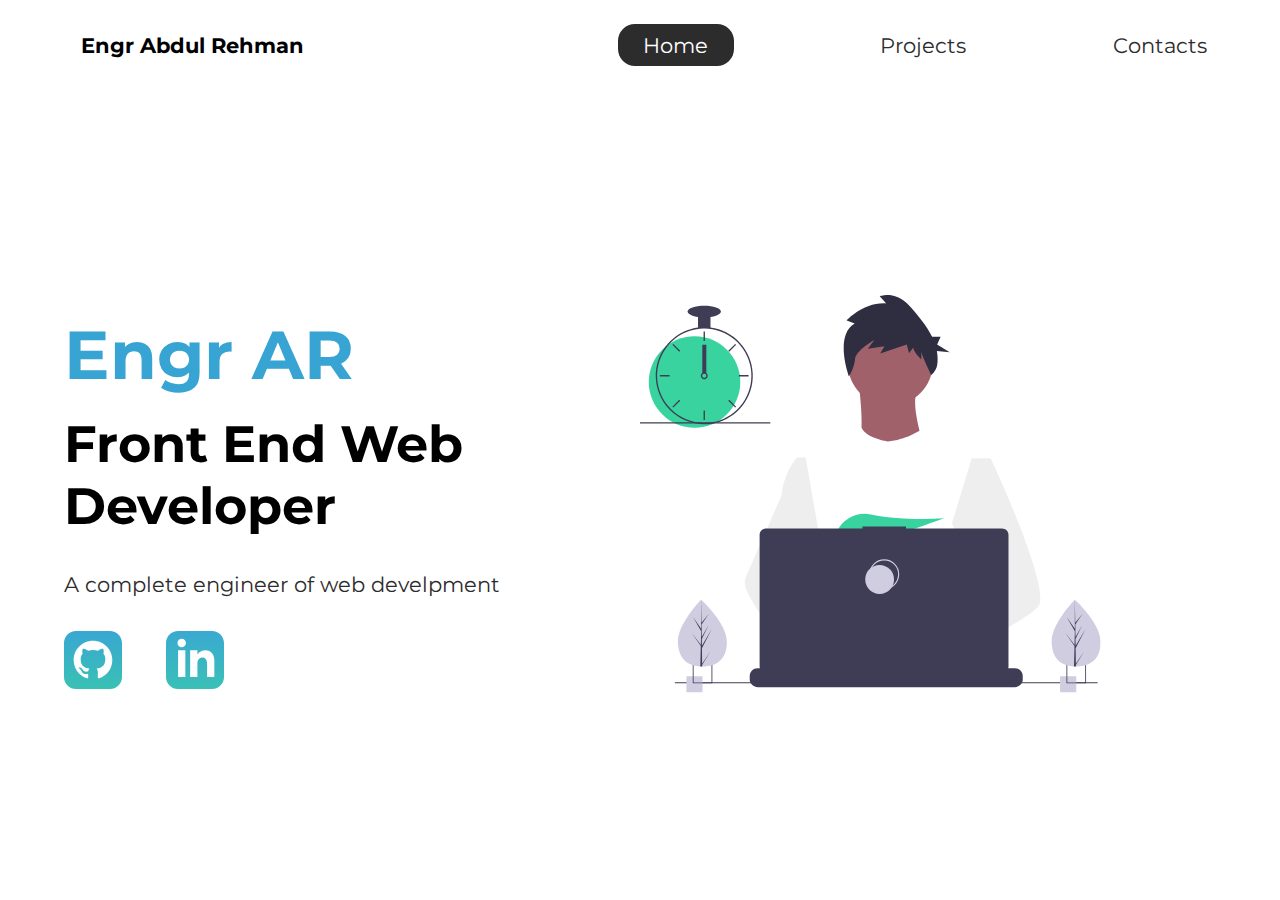
<file: index.html>
<!DOCTYPE html>
<html lang="en">
<head>
    <meta charset="UTF-8">
    <meta http-equiv="X-UA-Compatible" content="IE=edge">
    <meta name="viewport" content="width=device-width, initial-scale=1.0">
    <meta name="description" content="Engr Abdul Rehman is a front end devlper who is specilized in html,css">
    <meta name="robots" content="index,folow">

    <link rel="stylesheet" href="./styles/style.css">
    <link href="https://fonts.googleapis.com/css2?family=Montserrat:ital,wght@0,100;0,200;0,300;0,400;0,500;0,600;0,700;0,800;1,100;1,200;1,300;1,400;1,500;1,600;1,700;1,800&display=swap" rel="stylesheet">


    <title>Engr Abdul Rehman | Web Developer</title>
</head>
<body>
    <header class="main-head">
        <nav>
            <div class="logo">
                <!-- <img src="./icons/code.svg" alt="logo"> -->
                <h1>Engr Abdul Rehman</h1>
            </div>
            <ul>
                <li><a href="/" class="active">Home</a></li>
                <li><a href="./projects/index.html">Projects</a></li>
                <li><a href="./contact/index.html">Contacts</a></li>
            </ul>
        </nav>
    </header>
    <section class="intro">
        <div class="intro-text">
            <h2>Engr AR</h2>
            <h3>Front End Web <br> Developer</h3>
            <p>A complete engineer of web develpment</p>
            <div class="intro-social">
                <a href="#"><img src="./icons/github.svg" alt="github-social-link"></a>
                <a href="#"><img src="./icons/linked-in.svg" alt="linkedin-social-link"></a>
            </div>
        </div>
        <div class="intro-images">
            <svg
            width="799"
            height="690"
            viewBox="0 0 799 690"
            fill="none"
            xmlns="http://www.w3.org/2000/svg"
          >
            <g id="undraw_dev_productivity_umsq (1) 1" clip-path="url(#clip0)">
              <path
                id="Vector"
                d="M516.92 624.636C516.92 624.636 512.16 626.266 504.42 628.576C487.31 633.706 455.65 642.216 428.82 643.916C405.72 645.396 386.2 641.836 382.63 626.766C381.1 620.286 383.27 614.956 388 610.576C402.12 597.486 439 592.796 468.25 591.186C476.51 590.736 484.15 590.526 490.51 590.446C501.31 590.306 508.39 590.526 508.39 590.526L508.56 591.186L516.92 624.636Z"
                fill="#A0616A"
              />
              <path
                id="Vector_2"
                d="M436.99 672.586C418.61 695.346 342.73 647.666 316.19 629.886C310.41 626.016 306.97 623.566 306.97 623.566L331.25 591.186L338.94 580.936C338.94 580.936 345.82 584.586 355.99 590.526C356.36 590.746 356.73 590.966 357.11 591.186C365.88 596.336 376.89 603.066 388 610.576C403.33 620.946 418.83 632.776 428.82 643.916C438.59 654.806 443.08 665.036 436.99 672.586Z"
                fill="#A0616A"
              />
              <g id="me">
                <path
                  id="Vector_3"
                  d="M434.672 191.952C475.283 191.607 507.926 158.406 507.582 117.795C507.237 77.1832 474.036 44.5403 433.425 44.8847C392.813 45.2291 360.17 78.4303 360.515 119.042C360.859 159.653 394.06 192.296 434.672 191.952Z"
                  fill="#A0616A"
                />
                <path
                  id="Vector_4"
                  d="M379.477 155.65C379.477 155.65 394.216 259.972 373.002 271.875C351.787 283.779 499.929 283.588 499.929 283.588C499.929 283.588 466.124 193.284 480.809 165.449L379.477 155.65Z"
                  fill="#A0616A"
                />
                <path
                  id="Vector_5"
                  d="M608.101 283.199L596.257 339.402L571.214 458.308L570.49 464.815L562.138 540.138L556.582 590.177L552.857 623.79C528.584 636.526 510.988 645.326 510.988 645.326C510.988 645.326 509.404 637.719 506.871 627.99C489.805 633.265 458.218 642.043 431.404 643.97C441.266 654.777 445.842 664.969 439.817 672.57C421.63 695.485 345.349 648.45 318.659 630.896C318.077 635.158 317.879 639.464 318.068 643.762L297.626 628.314L299.331 592.359L302.206 531.522L305.819 455.229C304.448 451.975 303.294 448.634 302.364 445.228C295.956 423.161 288.032 379.057 281.928 342.067C277.016 312.298 273.302 287.138 272.517 281.785C272.411 281.086 272.358 280.726 272.358 280.726L384.363 230.094C392.509 248.556 429.865 253.809 429.865 253.809C460.756 251.417 484.847 234.913 484.847 234.913L608.101 283.199Z"
                  fill="white"
                />
                <path
                  id="Vector_6"
                  d="M372.285 49.3811L358.49 43.9934C358.49 43.9934 386.969 12.1 426.99 14.513L415.635 2.22366C415.635 2.22366 443.04 -9.01799 468.283 19.6674C481.553 34.7467 496.908 52.4737 506.557 72.5077L521.281 72.3829L515.251 85.9663L536.874 99.3152L514.777 97.0719C516.155 104.471 516.421 112.034 515.566 119.511C514.683 126.991 510.928 133.835 505.094 138.598V138.598C505.094 138.598 487.743 103.449 487.696 97.9443L487.813 111.705C487.813 111.705 473.959 99.4371 473.889 91.1807L466.471 100.877L462.593 85.7717L416.475 101.301L423.87 88.8526L395.157 93.2246L406.278 77.9923C406.278 77.9923 373.932 96.1568 372.811 111.304C371.689 126.452 362.299 140.875 362.299 140.875C362.299 140.875 336.213 70.3294 372.285 49.3811Z"
                  fill="#2F2E41"
                />
                <path
                  id="Vector_7"
                  d="M690.215 540.422C682.794 548.605 664.338 560.992 641.951 574.422C633.623 579.413 624.757 584.559 615.71 589.676C594.122 601.889 571.514 614.001 552.857 623.79C528.584 636.526 510.988 645.326 510.988 645.326C510.988 645.326 509.403 637.719 506.871 627.99C503.48 614.968 498.397 598.141 493.184 590.715C493.002 590.456 492.82 590.218 492.638 589.979C491.121 588.022 489.601 586.885 488.112 586.897L562.138 540.138L594.127 519.926L570.489 464.814L540.842 395.683L557.908 339.727L575.062 283.479L608.101 283.199C608.101 283.199 619.243 306.985 633.514 340.166C635.647 345.128 637.851 350.299 640.096 355.64C669.469 425.394 706.176 522.836 690.215 540.422Z"
                  fill="#EEEEEE"
                />
                <path
                  id="Vector_8"
                  d="M358.123 591.2C355.41 591.212 352.702 591.456 350.029 591.928C327.074 596.073 320.47 616.94 318.659 630.896C318.077 635.158 317.879 639.464 318.068 643.761L297.626 628.314L290.178 622.687C272.316 616.628 256.353 605.733 242.483 592.84C230.449 581.456 219.634 568.849 210.213 555.223C200.831 541.793 192.448 527.692 185.134 513.034C183.094 508.943 181.977 504.454 181.864 499.884C181.751 495.314 182.644 490.775 184.48 486.588L209.154 430.327L245.218 348.098C245.471 346.146 245.752 344.237 246.059 342.371C252.995 300.511 272.367 281.786 272.367 281.786L287.286 281.659L297.778 341.932L310.813 416.815L302.364 445.227L282.839 510.845L302.205 531.522L358.123 591.2Z"
                  fill="#EEEEEE"
                />
              </g>
              <path
                id="Vector_9"
                d="M372.877 415.806L385.631 430.686C390.37 429.783 395.319 428.721 400.416 427.529L396.752 415.806L405.71 426.256C459.707 412.975 526.637 387.155 526.637 387.155C526.637 387.155 454.379 392.453 400.428 380.666C376.558 375.451 351.998 387.284 342.202 409.668C336.508 422.679 337.403 433.951 357.596 433.951C364.419 433.835 371.223 433.195 377.949 432.037L372.877 415.806Z"
                fill="#38D39F"
              />
              <path
                id="Vector_10"
                d="M663.65 660.386V666.456C663.654 668.122 663.345 669.774 662.74 671.326C662.472 672.018 662.147 672.687 661.77 673.326C660.578 675.326 658.887 676.983 656.862 678.133C654.838 679.283 652.549 679.887 650.22 679.886H203.67C201.342 679.887 199.053 679.283 197.028 678.133C195.003 676.983 193.312 675.326 192.12 673.326C191.743 672.687 191.419 672.018 191.15 671.326C190.546 669.774 190.237 668.122 190.24 666.456V660.386C190.24 658.622 190.587 656.876 191.262 655.246C191.936 653.616 192.926 652.136 194.173 650.888C195.42 649.641 196.901 648.652 198.53 647.977C200.16 647.302 201.906 646.955 203.67 646.956H229.41V644.126C229.41 644.052 229.425 643.979 229.453 643.911C229.481 643.843 229.522 643.782 229.574 643.73C229.626 643.678 229.688 643.636 229.756 643.608C229.824 643.58 229.897 643.566 229.97 643.566H243.4C243.474 643.566 243.547 643.58 243.615 643.608C243.683 643.636 243.745 643.678 243.797 643.73C243.849 643.782 243.89 643.843 243.918 643.911C243.946 643.979 243.96 644.052 243.96 644.126V646.956H252.35V644.126C252.35 644.052 252.365 643.979 252.393 643.911C252.421 643.843 252.462 643.782 252.514 643.73C252.566 643.678 252.628 643.636 252.696 643.608C252.764 643.58 252.837 643.566 252.91 643.566H266.34C266.414 643.566 266.487 643.58 266.555 643.608C266.623 643.636 266.684 643.678 266.736 643.73C266.789 643.782 266.83 643.843 266.858 643.911C266.886 643.979 266.9 644.052 266.9 644.126V646.956H275.3V644.126C275.3 644.052 275.315 643.979 275.343 643.911C275.371 643.843 275.412 643.782 275.464 643.73C275.516 643.678 275.578 643.636 275.646 643.608C275.714 643.58 275.787 643.566 275.86 643.566H289.29C289.364 643.566 289.437 643.58 289.505 643.608C289.573 643.636 289.634 643.678 289.686 643.73C289.739 643.782 289.78 643.843 289.808 643.911C289.836 643.979 289.85 644.052 289.85 644.126V646.956H298.24V644.126C298.24 644.052 298.255 643.979 298.283 643.911C298.311 643.843 298.352 643.782 298.404 643.73C298.456 643.678 298.518 643.636 298.586 643.608C298.654 643.58 298.727 643.566 298.8 643.566H312.23C312.304 643.566 312.377 643.58 312.445 643.608C312.513 643.636 312.574 643.678 312.626 643.73C312.678 643.782 312.72 643.843 312.748 643.911C312.776 643.979 312.79 644.052 312.79 644.126V646.956H321.18V644.126C321.18 644.052 321.194 643.979 321.223 643.911C321.251 643.843 321.292 643.782 321.344 643.73C321.396 643.678 321.458 643.636 321.526 643.608C321.594 643.58 321.667 643.566 321.74 643.566H335.17C335.244 643.566 335.317 643.58 335.385 643.608C335.453 643.636 335.514 643.678 335.566 643.73C335.618 643.782 335.66 643.843 335.688 643.911C335.716 643.979 335.73 644.052 335.73 644.126V646.956H344.13V644.126C344.13 644.052 344.145 643.979 344.173 643.911C344.201 643.843 344.242 643.782 344.294 643.73C344.346 643.678 344.408 643.636 344.476 643.608C344.544 643.58 344.617 643.566 344.69 643.566H358.12C358.194 643.566 358.267 643.58 358.335 643.608C358.403 643.636 358.464 643.678 358.516 643.73C358.569 643.782 358.61 643.843 358.638 643.911C358.666 643.979 358.68 644.052 358.68 644.126V646.956H367.07V644.126C367.07 644.052 367.085 643.979 367.113 643.911C367.141 643.843 367.182 643.782 367.234 643.73C367.286 643.678 367.348 643.636 367.416 643.608C367.484 643.58 367.557 643.566 367.63 643.566H472.83C472.904 643.566 472.977 643.58 473.045 643.608C473.113 643.636 473.174 643.678 473.227 643.73C473.279 643.782 473.32 643.843 473.348 643.911C473.376 643.979 473.39 644.052 473.39 644.126V646.956H481.79V644.126C481.79 644.052 481.804 643.979 481.833 643.911C481.861 643.843 481.902 643.782 481.954 643.73C482.006 643.678 482.068 643.636 482.136 643.608C482.204 643.58 482.277 643.566 482.35 643.566H495.78C495.928 643.567 496.07 643.627 496.175 643.732C496.279 643.836 496.339 643.978 496.34 644.126V646.956H504.73V644.126C504.73 644.052 504.745 643.979 504.773 643.911C504.801 643.843 504.842 643.782 504.894 643.73C504.946 643.678 505.008 643.636 505.076 643.608C505.144 643.58 505.217 643.566 505.29 643.566H518.72C518.794 643.566 518.867 643.58 518.935 643.608C519.003 643.636 519.065 643.678 519.117 643.73C519.169 643.782 519.21 643.843 519.238 643.911C519.266 643.979 519.28 644.052 519.28 644.126V646.956H527.67V644.126C527.67 644.052 527.685 643.979 527.713 643.911C527.741 643.843 527.782 643.782 527.834 643.73C527.886 643.678 527.948 643.636 528.016 643.608C528.084 643.58 528.157 643.566 528.23 643.566H541.66C541.734 643.566 541.807 643.58 541.875 643.608C541.943 643.636 542.005 643.678 542.057 643.73C542.109 643.782 542.15 643.843 542.178 643.911C542.206 643.979 542.22 644.052 542.22 644.126V646.956H550.62V644.126C550.62 644.052 550.635 643.979 550.663 643.911C550.691 643.843 550.732 643.782 550.784 643.73C550.836 643.678 550.898 643.636 550.966 643.608C551.034 643.58 551.107 643.566 551.18 643.566H564.61C564.757 643.568 564.898 643.628 565.001 643.733C565.104 643.837 565.161 643.979 565.16 644.126V646.956H573.56V644.126C573.56 644.052 573.575 643.979 573.603 643.911C573.631 643.843 573.672 643.782 573.724 643.73C573.776 643.678 573.838 643.636 573.906 643.608C573.974 643.58 574.047 643.566 574.12 643.566H587.55C587.624 643.566 587.697 643.58 587.765 643.608C587.833 643.636 587.895 643.678 587.947 643.73C587.999 643.782 588.04 643.843 588.068 643.911C588.096 643.979 588.11 644.052 588.11 644.126V646.956H596.5V644.126C596.5 644.052 596.515 643.979 596.543 643.911C596.571 643.843 596.612 643.782 596.664 643.73C596.716 643.678 596.778 643.636 596.846 643.608C596.914 643.58 596.987 643.566 597.06 643.566H610.49C610.564 643.566 610.637 643.58 610.705 643.608C610.773 643.636 610.835 643.678 610.887 643.73C610.939 643.782 610.98 643.843 611.008 643.911C611.036 643.979 611.05 644.052 611.05 644.126V646.956H650.22C651.984 646.955 653.731 647.302 655.36 647.977C656.99 648.652 658.471 649.641 659.718 650.888C660.965 652.136 661.954 653.616 662.629 655.246C663.304 656.876 663.651 658.622 663.65 660.386Z"
                fill="#3F3D56"
              />
              <path
                id="Vector_11"
                d="M793.5 671.326H60.5V673.326H793.5V671.326Z"
                fill="#3F3D56"
              />
              <path
                id="Vector_12"
                d="M627.694 404.757H461.251V401.326H385.78V404.757H218.651C215.665 404.757 212.801 405.943 210.69 408.054C208.578 410.166 207.392 413.029 207.392 416.015V643.927C207.392 646.913 208.578 649.776 210.69 651.888C212.801 653.999 215.665 655.185 218.651 655.185H627.694C630.68 655.185 633.544 653.999 635.655 651.888C637.767 649.776 638.953 646.913 638.953 643.927V416.015C638.953 414.537 638.662 413.073 638.096 411.707C637.53 410.341 636.701 409.1 635.655 408.054C634.61 407.009 633.369 406.18 632.003 405.614C630.637 405.048 629.173 404.757 627.694 404.757Z"
                fill="#3F3D56"
              />
              <path
                id="Vector_13"
                d="M423.5 509.326C437.307 509.326 448.5 498.133 448.5 484.326C448.5 470.519 437.307 459.326 423.5 459.326C409.693 459.326 398.5 470.519 398.5 484.326C398.5 498.133 409.693 509.326 423.5 509.326Z"
                stroke="#D0CDE1"
                stroke-width="2"
                stroke-miterlimit="10"
              />
              <path
                id="Vector_14"
                d="M415.5 518.326C429.307 518.326 440.5 507.133 440.5 493.326C440.5 479.519 429.307 468.326 415.5 468.326C401.693 468.326 390.5 479.519 390.5 493.326C390.5 507.133 401.693 518.326 415.5 518.326Z"
                fill="#D0CDE1"
              />
              <path
                id="Vector_15"
                d="M108.446 661.223H80.4463V689.223H108.446V661.223Z"
                fill="#D0CDE1"
              />
              <path
                id="Vector_16"
                d="M91.4502 639.223V673.223H125.45V639.223H91.4502ZM123.97 671.743H92.9202V640.703H123.97V671.743Z"
                fill="#3F3D56"
              />
              <path
                id="Vector_17"
                d="M756.446 661.223H728.446V689.223H756.446V661.223Z"
                fill="#D0CDE1"
              />
              <path
                id="Vector_18"
                d="M739.45 639.223V673.223H773.45V639.223H739.45ZM771.97 671.743H740.92V640.703H771.97V671.743Z"
                fill="#3F3D56"
              />
              <path
                id="Vector_19"
                d="M94.5802 230.113C138.399 230.113 173.921 194.592 173.921 150.773C173.921 106.955 138.399 71.4326 94.5802 71.4326C50.7617 71.4326 15.2397 106.955 15.2397 150.773C15.2397 194.592 50.7617 230.113 94.5802 230.113Z"
                fill="#38D39F"
              />
              <path
                id="Vector_20"
                d="M122.229 56.4899C115.045 55.5763 107.774 55.5763 100.59 56.4899C84.586 58.5913 69.5203 65.2398 57.181 75.6465C44.8417 86.0532 35.7467 99.7813 30.9754 115.202C28.8053 122.229 27.5764 129.514 27.3208 136.864C27.2848 137.886 27.2607 138.92 27.2607 139.954C27.283 162.264 36.1559 183.655 51.932 199.431C67.7082 215.207 89.0989 224.08 111.41 224.103C113.201 224.103 114.992 224.042 116.759 223.934C120.907 223.674 125.03 223.103 129.093 222.227C148.495 218.055 165.798 207.161 177.947 191.468C190.095 175.776 196.308 156.295 195.487 136.467C194.665 116.638 186.863 97.738 173.459 83.1039C160.054 68.4698 141.909 59.0435 122.229 56.4899H122.229ZM137.748 217.347H137.736C130.959 219.659 123.905 221.062 116.759 221.518C114.992 221.638 113.201 221.698 111.41 221.698C89.7377 221.672 68.961 213.051 53.6367 197.727C38.3123 182.402 29.6914 161.626 29.6649 139.954C29.6649 138.92 29.689 137.886 29.725 136.864C30.5514 115.744 39.5156 95.7617 54.7411 81.1008C69.9666 66.44 90.273 58.237 111.41 58.2089C130.776 58.21 149.513 65.0865 164.283 77.6131C179.052 90.1398 188.895 107.503 192.057 126.61C195.219 145.716 191.496 165.325 181.55 181.942C171.604 198.559 156.081 211.106 137.748 217.347H137.748Z"
                fill="#3F3D56"
              />
              <path
                id="Vector_21"
                d="M112.612 63.0176H110.208V79.8474H112.612V63.0176Z"
                fill="#3F3D56"
              />
              <path
                id="Vector_22"
                d="M57.8578 84.7018L56.1577 86.4019L68.0582 98.3023L69.7582 96.6022L57.8578 84.7018Z"
                fill="#3F3D56"
              />
              <path
                id="Vector_23"
                d="M34.4736 138.751V141.156H51.3034V138.751H34.4736Z"
                fill="#3F3D56"
              />
              <path
                id="Vector_24"
                d="M56.1578 193.506L57.8579 195.206L69.7584 183.306L68.0583 181.606L56.1578 193.506Z"
                fill="#3F3D56"
              />
              <path
                id="Vector_25"
                d="M153.062 96.6022L154.762 98.3022L166.662 86.4018L164.962 84.7017L153.062 96.6022Z"
                fill="#3F3D56"
              />
              <path
                id="Vector_26"
                d="M171.516 138.751V141.156H188.346V138.751H171.516Z"
                fill="#3F3D56"
              />
              <path
                id="Vector_27"
                d="M154.762 181.605L153.062 183.305L164.962 195.206L166.662 193.506L154.762 181.605Z"
                fill="#3F3D56"
              />
              <path
                id="Vector_28"
                d="M112.612 200.06H110.208V216.89H112.612V200.06Z"
                fill="#3F3D56"
              />
              <path
                id="Vector_29"
                d="M115.016 135.145C113.976 134.365 112.711 133.943 111.41 133.943C110.11 133.943 108.844 134.365 107.804 135.145C107.091 135.686 106.505 136.375 106.085 137.165C105.552 138.181 105.322 139.329 105.421 140.473C105.52 141.616 105.944 142.707 106.644 143.617C107.343 144.527 108.288 145.218 109.368 145.608C110.447 145.997 111.616 146.07 112.735 145.817C113.855 145.564 114.878 144.996 115.685 144.179C116.492 143.363 117.048 142.333 117.288 141.21C117.528 140.088 117.441 138.92 117.039 137.846C116.636 136.771 115.935 135.834 115.017 135.145H115.016ZM111.41 143.56C110.454 143.557 109.539 143.176 108.863 142.501C108.187 141.825 107.807 140.909 107.804 139.954C107.808 139.224 108.03 138.513 108.441 137.91C108.793 137.4 109.271 136.989 109.828 136.718C110.386 136.446 111.004 136.323 111.623 136.361C112.241 136.398 112.84 136.594 113.361 136.931C113.881 137.267 114.307 137.732 114.595 138.281C114.883 138.83 115.025 139.444 115.007 140.063C114.989 140.683 114.811 141.287 114.491 141.818C114.17 142.349 113.719 142.788 113.179 143.093C112.639 143.398 112.03 143.559 111.41 143.56V143.56Z"
                fill="#3F3D56"
              />
              <path
                id="Vector_30"
                d="M122.229 35.3687H100.591V57.007H122.229V35.3687Z"
                fill="#3F3D56"
              />
              <path
                id="Vector_31"
                d="M111.41 38.9748C127.344 38.9748 140.261 34.4 140.261 28.7567C140.261 23.1134 127.344 18.5386 111.41 18.5386C95.4757 18.5386 82.5586 23.1134 82.5586 28.7567C82.5586 34.4 95.4757 38.9748 111.41 38.9748Z"
                fill="#3F3D56"
              />
              <path id="clock-arrow" d="M115 86H108V135H115V86Z" fill="#3F3D56" />
              <path
                id="Vector_32"
                d="M226 220.44H0V222.844H226V220.44Z"
                fill="#3F3D56"
              />
              <g id="plant-left">
                <path
                  id="Vector_33"
                  d="M150.594 599.754C151.527 631.704 132.858 643.413 109.43 644.097C108.886 644.113 108.344 644.123 107.805 644.126C106.719 644.135 105.643 644.117 104.577 644.072C83.3891 643.193 66.6172 631.945 65.7495 602.232C64.8515 571.482 103.018 531.529 105.882 528.574L105.887 528.571C105.996 528.458 106.052 528.402 106.052 528.402C106.052 528.402 149.661 567.807 150.594 599.754Z"
                  fill="#D0CDE1"
                />
                <path
                  id="Vector_34"
                  d="M107.744 639.255L122.626 617.124L107.774 641.636L107.805 644.126C106.719 644.135 105.643 644.117 104.577 644.072L105.315 612.06L105.295 611.813L105.322 611.766L105.393 608.741L89.0952 585.078L105.374 606.477L105.432 607.116L105.989 582.93L91.9122 558.397L106.029 578.681L105.882 528.574L105.882 528.407L105.887 528.571L106.821 568.062L119.651 552.021L106.863 571.464L107.143 593.098L118.949 571.984L107.187 596.279L107.343 608.308L124.512 578.897L107.395 612.505L107.744 639.255Z"
                  fill="#3F3D56"
                />
              </g>
              <g id="plant-right">
                <path
                  id="Vector_35"
                  d="M798.594 599.754C799.527 631.704 780.858 643.413 757.43 644.097C756.886 644.113 756.344 644.123 755.805 644.126C754.719 644.135 753.643 644.117 752.577 644.072C731.389 643.193 714.617 631.945 713.749 602.232C712.851 571.482 751.018 531.529 753.882 528.574L753.887 528.571C753.996 528.458 754.052 528.402 754.052 528.402C754.052 528.402 797.661 567.807 798.594 599.754Z"
                  fill="#D0CDE1"
                />
                <path
                  id="Vector_36"
                  d="M755.744 639.255L770.626 617.124L755.774 641.636L755.805 644.126C754.719 644.135 753.643 644.117 752.577 644.072L753.315 612.06L753.295 611.813L753.323 611.766L753.393 608.741L737.095 585.078L753.374 606.477L753.432 607.116L753.989 582.93L739.912 558.397L754.029 578.681L753.882 528.574L753.882 528.407L753.887 528.571L754.821 568.062L767.651 552.021L754.864 571.464L755.143 593.098L766.949 571.984L755.187 596.279L755.343 608.308L772.512 578.897L755.395 612.505L755.744 639.255Z"
                  fill="#3F3D56"
                />
              </g>
            </g>
            <defs>
              <clipPath id="clip0">
                <rect width="798.627" height="689.223" fill="white" />
              </clipPath>
            </defs>
          </svg>
          <img src="./img/splash.svg" alt="splah-img" class="splash">
        </div>
    </section>
    
</body>
</html>
</file>
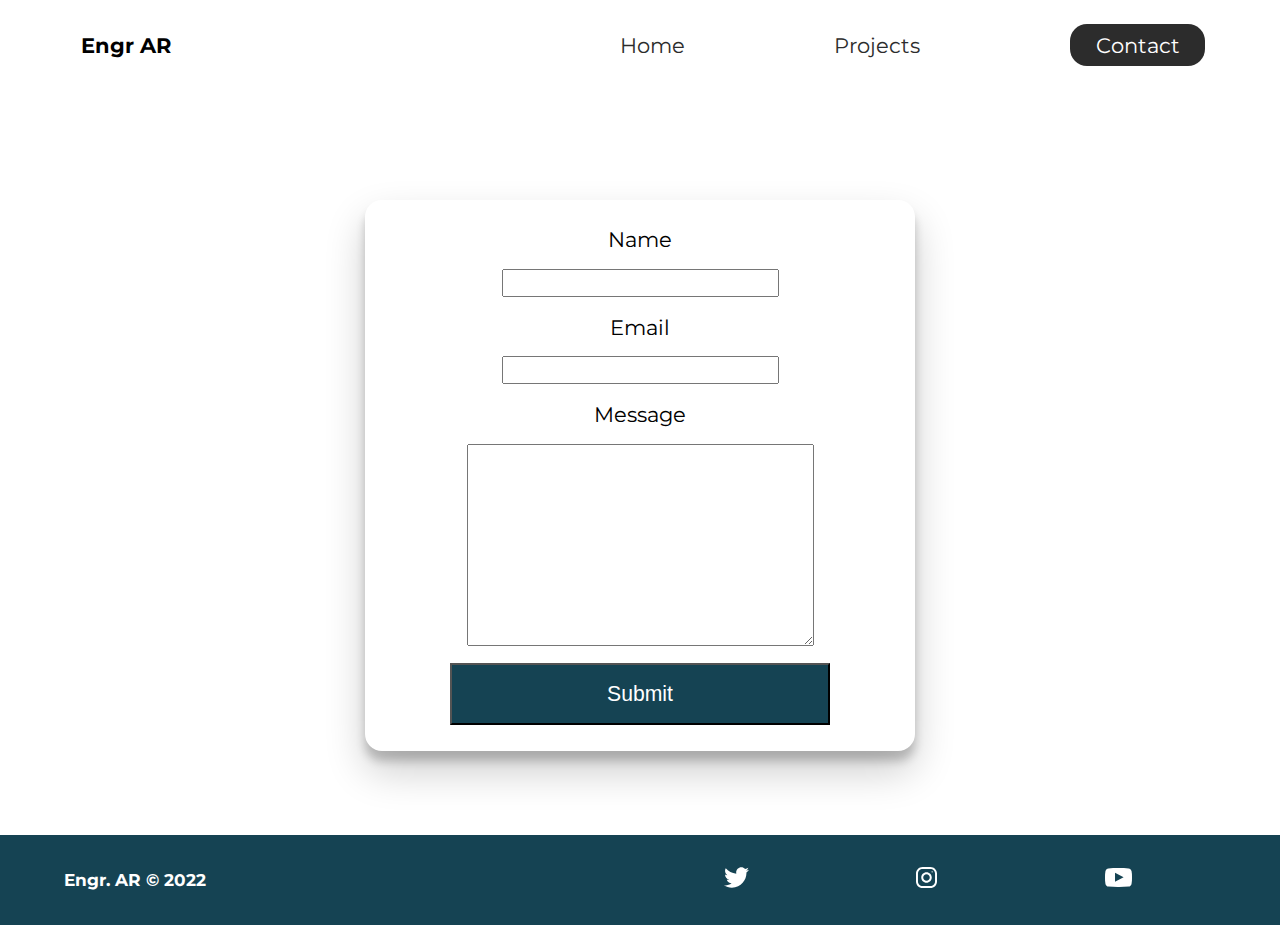
<file: contact/index.html>
<!DOCTYPE html>
<html lang="en">
  <head>
    <meta charset="UTF-8" />
    <meta name="viewport" content="width=device-width, initial-scale=1.0" />
    <meta http-equiv="X-UA-Compatible" content="ie=edge" />
    <meta
      name="description"
      content="Engr Abdul Rehman is a front end devlper who is specilized in html,css"
    />
    <meta name="robots" content="index,follow" />
    <link
      href="https://fonts.googleapis.com/css?family=Montserrat:400,500&display=swap"
      rel="stylesheet"
    />
    <link rel="stylesheet" href="../styles/style.css" />
    <title>Engr Abdul Rehman | Web Developer</title>
  </head>
  <body>
    <header class="main-head">
      <nav>
        <div class="logo">
          <!-- <img src="../icons/code.svg" alt="logo" /> -->
          <h1>Engr AR</h1>
        </div>
        <ul>
          <li><a href="../index.html">Home</a></li>
          <li><a href="../projects/index.html">Projects</a></li>
          <li><a class="active" href="./index.html">Contact</a></li>
        </ul>
      </nav>
    </header>
    <section class="form-section">
      <form>
        <label for="name">Name</label>
        <input type="text" name="name" id="name" required />
        <label for="email">Email</label>
        <input type="email" name="email" id="email" required />
        <label for="message">Message</label>
        <textarea name="message" id="message" cols="30" rows="10"></textarea>
        <button type="submit">Submit</button>
      </form>
    </section>
    <footer>
      <h4>Engr. AR &copy; 2022</h4>
      <ul>
        <li>
          <a href="#"><img src="/icons/twitter 1.svg" alt="twitter-social"/></a>
        </li>
        <li>
          <a href="#"
            ><img src="/icons/instagram 1.svg" alt="instagram-social"
          /></a>
        </li>
        <li>
          <a href="#"
            ><img src="/icons/youtube-symbol 1.svg" alt="youtube-social"
          /></a>
        </li>
      </ul>
    </footer>
  </body>
</html>
</file>
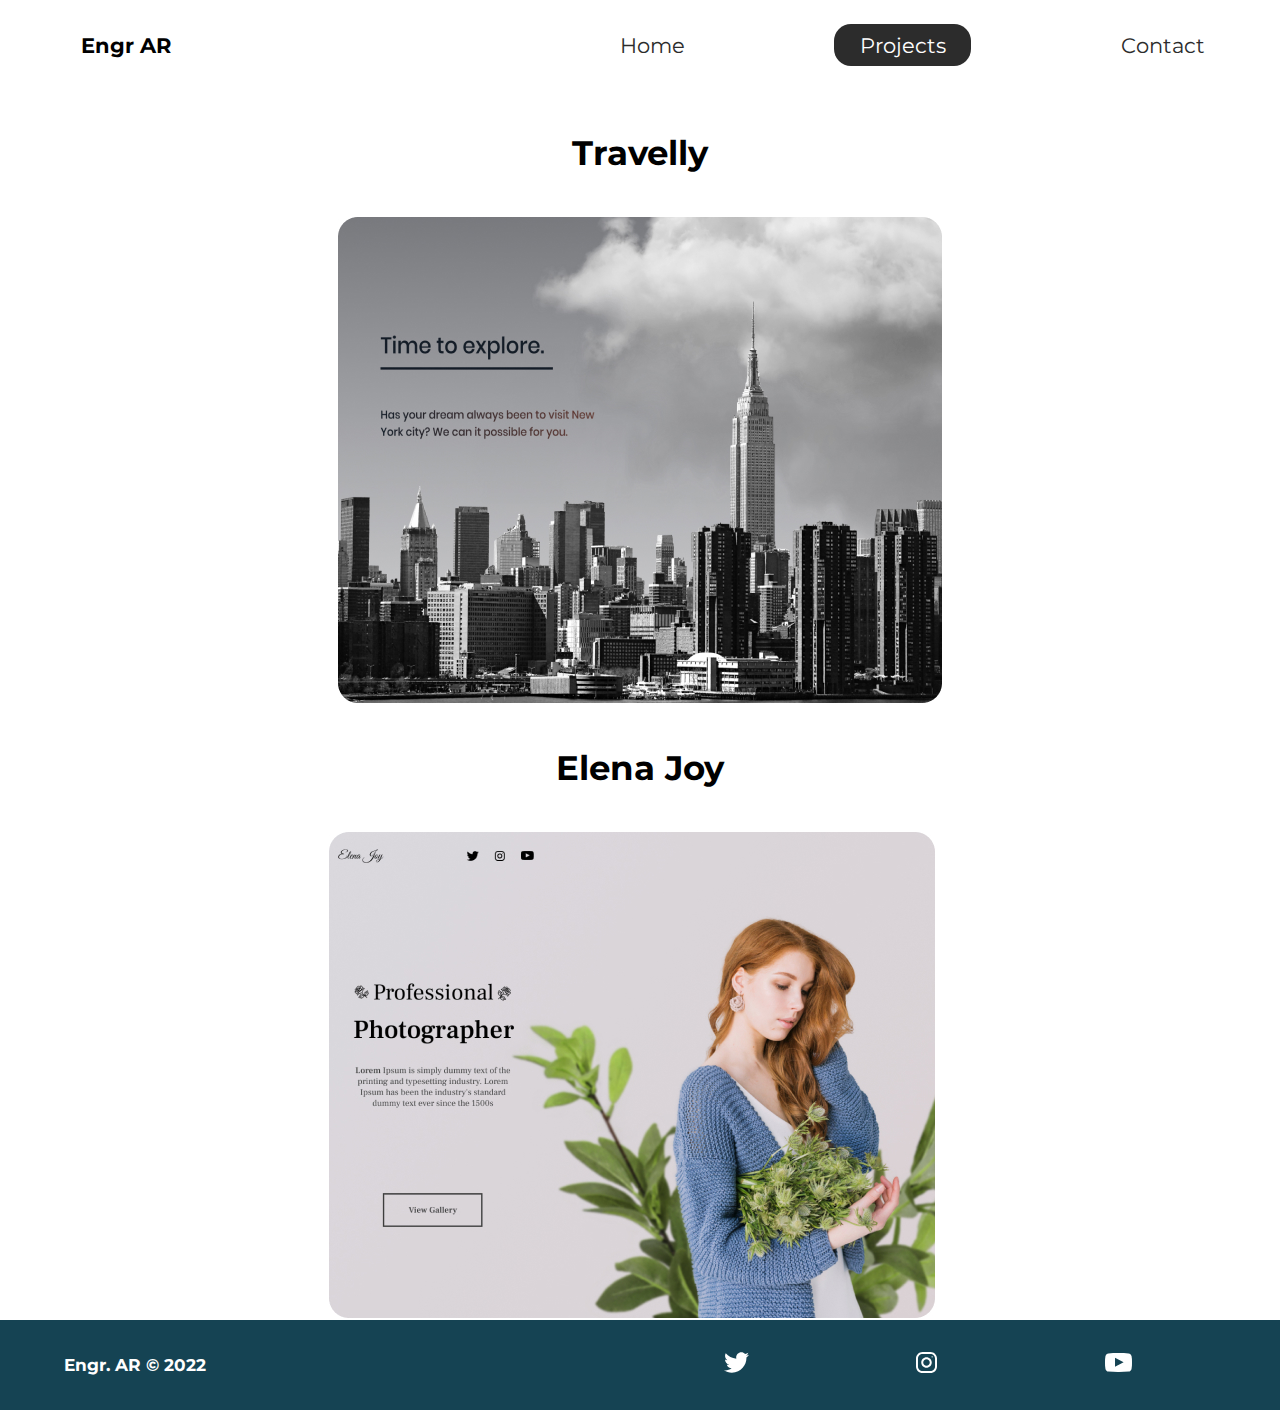
<file: projects/index.html>
<!DOCTYPE html>
<html lang="en">
  <head>
    <meta charset="UTF-8" />
    <meta name="viewport" content="width=device-width, initial-scale=1.0" />
    <meta http-equiv="X-UA-Compatible" content="ie=edge" />
    <meta
      name="description"
      content="Engr Abdul Rehman is a front end devlper who is specilized in html,css"
    />
    <meta name="robots" content="index,follow" />
    <link
      href="https://fonts.googleapis.com/css?family=Montserrat:400,500&display=swap"
      rel="stylesheet"
    />
    <link rel="stylesheet" href="../styles/style.css" />
    <title>Engr Abdul Rehman | Web Developer</title>
  </head>
  <body>
    <header class="main-head">
      <nav>
        <div class="logo">
          <!-- <img src="../icons/code.svg" alt="logo" /> -->
          <h1>Engr AR</h1>
        </div>
        <ul>
          <li><a href="../index.html">Home</a></li>
          <li><a class="active" href="./index.html">Projects</a></li>
          <li><a href="../contact/index.html">Contact</a></li>
        </ul>
      </nav>
    </header>
    <section class="projects">
      <div class="travelly">
        <h2>Travelly</h2>
        <img src="../img/travelly.jpg" alt="travelly-project" />
      </div>
      <div class="travelly">
        <h2>Elena Joy</h2>
        <img src="../img/elena-joy.jpg" alt="elena-project" />
      </div>
    </section>
    <footer>
      <h4>Engr. AR &copy; 2022</h4>
      <ul>
        <li>
          <a href="#"><img src="/icons/twitter 1.svg" alt="twitter-social"/></a>
        </li>
        <li>
          <a href="#"
            ><img src="/icons/instagram 1.svg" alt="instagram-social"
          /></a>
        </li>
        <li>
          <a href="#"
            ><img src="/icons/youtube-symbol 1.svg" alt="youtube-social"
          /></a>
        </li>
      </ul>
    </footer>
  </body>
</html>
</file>
<file: styles/style.css>
/* Global Styles */
* {
  margin: 0;
  padding: 0;
  -webkit-box-sizing: border-box;
          box-sizing: border-box;
}

html {
  font-size: 62.5%;
}

body {
  font-family: "Montserrat", sans-serif;
}

h1 {
  font-size: 2.5rem;
}

li,
button,
label,
input,
a,
p {
  font-size: 2.5rem;
}

h2 {
  font-size: 4rem;
}

h3 {
  font-size: 2.5rem;
}

h4,
h5 {
  font-size: 2rem;
}

ul {
  list-style: none;
}

a {
  text-decoration: none;
  color: #2c2c2c;
}

.main-head {
  width: 95%;
  margin: 0 0 0 auto;
}

nav {
  display: -webkit-box;
  display: -ms-flexbox;
  display: flex;
  -webkit-box-pack: justify;
      -ms-flex-pack: justify;
          justify-content: space-between;
  -webkit-box-align: center;
      -ms-flex-align: center;
          align-items: center;
  -webkit-box-orient: horizontal;
  -webkit-box-direction: normal;
      -ms-flex-direction: row;
          flex-direction: row;
  min-height: 10vh;
  width: 60%;
  -ms-flex-wrap: wrap;
      flex-wrap: wrap;
}

nav .logo {
  display: -webkit-box;
  display: -ms-flexbox;
  display: flex;
  -webkit-box-pack: start;
      -ms-flex-pack: start;
          justify-content: flex-start;
  -webkit-box-align: center;
      -ms-flex-align: center;
          align-items: center;
  -webkit-box-orient: horizontal;
  -webkit-box-direction: normal;
      -ms-flex-direction: row;
          flex-direction: row;
  -webkit-box-flex: 1;
      -ms-flex: 1 1 10rem;
          flex: 1 1 10rem;
}

nav .logo h1 {
  margin: 2rem;
}

nav ul {
  display: -webkit-box;
  display: -ms-flexbox;
  display: flex;
  -ms-flex-pack: distribute;
      justify-content: space-around;
  -webkit-box-align: center;
      -ms-flex-align: center;
          align-items: center;
  -webkit-box-orient: horizontal;
  -webkit-box-direction: normal;
      -ms-flex-direction: row;
          flex-direction: row;
  -webkit-box-flex: 1;
      -ms-flex: 1 1 40rem;
          flex: 1 1 40rem;
}

.intro {
  min-height: 90vh;
  width: 90%;
  margin: auto;
  -ms-flex-wrap: wrap;
      flex-wrap: wrap;
  display: -webkit-box;
  display: -ms-flexbox;
  display: flex;
  -webkit-box-pack: justify;
      -ms-flex-pack: justify;
          justify-content: space-between;
  -webkit-box-align: center;
      -ms-flex-align: center;
          align-items: center;
  -webkit-box-orient: horizontal;
  -webkit-box-direction: normal;
      -ms-flex-direction: row;
          flex-direction: row;
}

.intro h2 {
  font-size: 8rem;
  padding-top: 2rem;
  color:#38a4d3;
  /* background: -webkit-gradient(linear, left top, right top, from(#38d39f), to(#38a4d3)); */
  /* background: linear-gradient(left, #38d39f, #38a4d3); */
  /* background-clip: text; */
  /* -webkit-text-fill-color: transparent; */
  display: inline-block;
}

.intro h3 {
  font-size: 6rem;
  padding: 2rem 0rem;
}

.intro p {
  padding-top: 2rem;
  color: #2c2c2c;
}

.splash {
  position: absolute;
  top: 0%;
  right: 0%;
  height: 100%;
  z-index: -1;
}

.intro-social {
  margin-top: 4rem;
}

.intro-social a {
  margin-right: 5rem;
}

.active {
  background: #2c2c2c;
  color: white;
  padding: 1rem 3rem;
  border-radius: 2rem;
}

.intro-text,
.intro-images {
  -webkit-box-flex: 1;
      -ms-flex: 1 1 40rem;
          flex: 1 1 40rem;
}

#plant-left {
  -webkit-animation: plant 1.5s ease infinite alternate;
          animation: plant 1.5s ease infinite alternate;
}

#plant-right {
  -webkit-animation: plant 1.5s ease infinite alternate 0.5s;
          animation: plant 1.5s ease infinite alternate 0.5s;
}

#me {
  -webkit-animation: me 1s ease infinite alternate;
          animation: me 1s ease infinite alternate;
  -webkit-transform-origin: bottom;
          transform-origin: bottom;
}

#clock-arrow {
  -webkit-animation: clock 1.5s infinite linear;
          animation: clock 1.5s infinite linear;
  transform-box: fill-box;
  -webkit-transform-origin: bottom;
          transform-origin: bottom;
}

@-webkit-keyframes me {
  from {
    -webkit-transform: rotateZ(-5deg);
            transform: rotateZ(-5deg);
  }
  to {
    -webkit-transform: rotateZ(5deg);
            transform: rotateZ(5deg);
  }
}

@keyframes me {
  from {
    -webkit-transform: rotateZ(-5deg);
            transform: rotateZ(-5deg);
  }
  to {
    -webkit-transform: rotateZ(5deg);
            transform: rotateZ(5deg);
  }
}

@-webkit-keyframes plant {
  from {
    -webkit-transform: translateY(0%);
            transform: translateY(0%);
  }
  to {
    -webkit-transform: translateY(-30%);
            transform: translateY(-30%);
  }
}

@keyframes plant {
  from {
    -webkit-transform: translateY(0%);
            transform: translateY(0%);
  }
  to {
    -webkit-transform: translateY(-30%);
            transform: translateY(-30%);
  }
}

@-webkit-keyframes clock {
  from {
    -webkit-transform: rotateZ(0deg);
            transform: rotateZ(0deg);
  }
  to {
    -webkit-transform: rotateZ(360deg);
            transform: rotateZ(360deg);
  }
}

@keyframes clock {
  from {
    -webkit-transform: rotateZ(0deg);
            transform: rotateZ(0deg);
  }
  to {
    -webkit-transform: rotateZ(360deg);
            transform: rotateZ(360deg);
  }
}

.projects {
  width: 90%;
  margin: auto;
  min-height: 90vh;
  display: -webkit-box;
  display: -ms-flexbox;
  display: flex;
  -webkit-box-pack: justify;
      -ms-flex-pack: justify;
          justify-content: space-between;
  -webkit-box-align: center;
      -ms-flex-align: center;
          align-items: center;
  -webkit-box-orient: horizontal;
  -webkit-box-direction: normal;
      -ms-flex-direction: row;
          flex-direction: row;
  text-align: center;
  -ms-flex-wrap: wrap;
      flex-wrap: wrap;
}

.projects h2 {
  margin: 5rem;
}

.travelly,
.elena {
  -webkit-box-flex: 1;
      -ms-flex: 1 1 40rem;
          flex: 1 1 40rem;
}

.form-section {
  min-height: 80vh;
  display: -webkit-box;
  display: -ms-flexbox;
  display: flex;
  -webkit-box-pack: center;
      -ms-flex-pack: center;
          justify-content: center;
  -webkit-box-align: center;
      -ms-flex-align: center;
          align-items: center;
  -webkit-box-orient: horizontal;
  -webkit-box-direction: normal;
      -ms-flex-direction: row;
          flex-direction: row;
  margin-top: 3rem;
}

.form-section form {
  padding: 3rem 10rem;
  -webkit-box-shadow: 0px 10px 10px rgba(0, 0, 0, 0.2), 0px 20px 40px rgba(0, 0, 0, 0.2);
          box-shadow: 0px 10px 10px rgba(0, 0, 0, 0.2), 0px 20px 40px rgba(0, 0, 0, 0.2);
  display: -webkit-box;
  display: -ms-flexbox;
  display: flex;
  -webkit-box-pack: center;
      -ms-flex-pack: center;
          justify-content: center;
  -webkit-box-align: center;
      -ms-flex-align: center;
          align-items: center;
  -webkit-box-orient: vertical;
  -webkit-box-direction: normal;
      -ms-flex-direction: column;
          flex-direction: column;
  border-radius: 2rem;
}

.form-section form input,
.form-section form textarea {
  margin: 2rem;
}

.form-section form input:focus,
.form-section form textarea:focus {
  outline: 2px solid black;
}

.form-section form textarea {
  font-family: "Montserrat", sans-serif;
  font-size: 2rem;
}

.form-section form button {
  width: 100%;
  padding: 2rem;
  background: #154353;
  color: white;
}

.form-section form button:focus {
  background: #33696b;
}

footer {
  background: #154353;
  color: white;
  min-height: 10vh;
  padding: 0% 5%;
  display: -webkit-box;
  display: -ms-flexbox;
  display: flex;
  -webkit-box-pack: start;
      -ms-flex-pack: start;
          justify-content: flex-start;
  -webkit-box-align: center;
      -ms-flex-align: center;
          align-items: center;
  -webkit-box-orient: horizontal;
  -webkit-box-direction: normal;
      -ms-flex-direction: row;
          flex-direction: row;
}

footer ul {
  -webkit-box-flex: 1;
      -ms-flex: 1 1 40rem;
          flex: 1 1 40rem;
  display: -webkit-box;
  display: -ms-flexbox;
  display: flex;
  -ms-flex-pack: distribute;
      justify-content: space-around;
  -webkit-box-align: center;
      -ms-flex-align: center;
          align-items: center;
  -webkit-box-orient: horizontal;
  -webkit-box-direction: normal;
      -ms-flex-direction: row;
          flex-direction: row;
}

footer h4 {
  -webkit-box-flex: 1;
      -ms-flex: 1 1 40rem;
          flex: 1 1 40rem;
}

@media screen and (max-width: 1332px) {
  html {
    font-size: 53%;
  }
  .splash {
    display: none;
  }
  svg {
    width: 80%;
  }
  nav {
    width: 100%;
  }
}

@media screen and (max-width: 754px) {
  html {
    font-size: 45%;
  }
  svg {
    height: 60%;
  }
  .main-head {
    width: 100%;
  }
  nav .logo {
    display: -webkit-box;
    display: -ms-flexbox;
    display: flex;
    -webkit-box-pack: center;
        -ms-flex-pack: center;
            justify-content: center;
    -webkit-box-align: center;
        -ms-flex-align: center;
            align-items: center;
    -webkit-box-orient: vertical;
    -webkit-box-direction: normal;
        -ms-flex-direction: column;
            flex-direction: column;
    -webkit-box-flex: 1;
        -ms-flex: 1 1 20rem;
            flex: 1 1 20rem;
    margin-top: 2rem;
  }
  nav ul {
    -webkit-box-flex: 1;
        -ms-flex: 1 1 60rem;
            flex: 1 1 60rem;
    margin: 2rem 0rem;
  }
  .intro-text {
    margin-top: 5rem;
    text-align: center;
  }
  .intro-images {
    text-align: center;
  }
  .intro-social {
    display: -webkit-box;
    display: -ms-flexbox;
    display: flex;
    -webkit-box-pack: center;
        -ms-flex-pack: center;
            justify-content: center;
    -webkit-box-align: center;
        -ms-flex-align: center;
            align-items: center;
    -webkit-box-orient: horizontal;
    -webkit-box-direction: normal;
        -ms-flex-direction: row;
            flex-direction: row;
  }
  .intro-social a {
    margin: 2rem;
  }
  .elena,
  .travelly {
    -webkit-box-flex: 1;
        -ms-flex: 1 1 50rem;
            flex: 1 1 50rem;
  }
  .elena img,
  .travelly img {
    width: 100%;
    height: 100%;
  }
  form {
    padding: 0rem;
    width: 100%;
  }
}
/*# sourceMappingURL=style.css.map */
</file>
